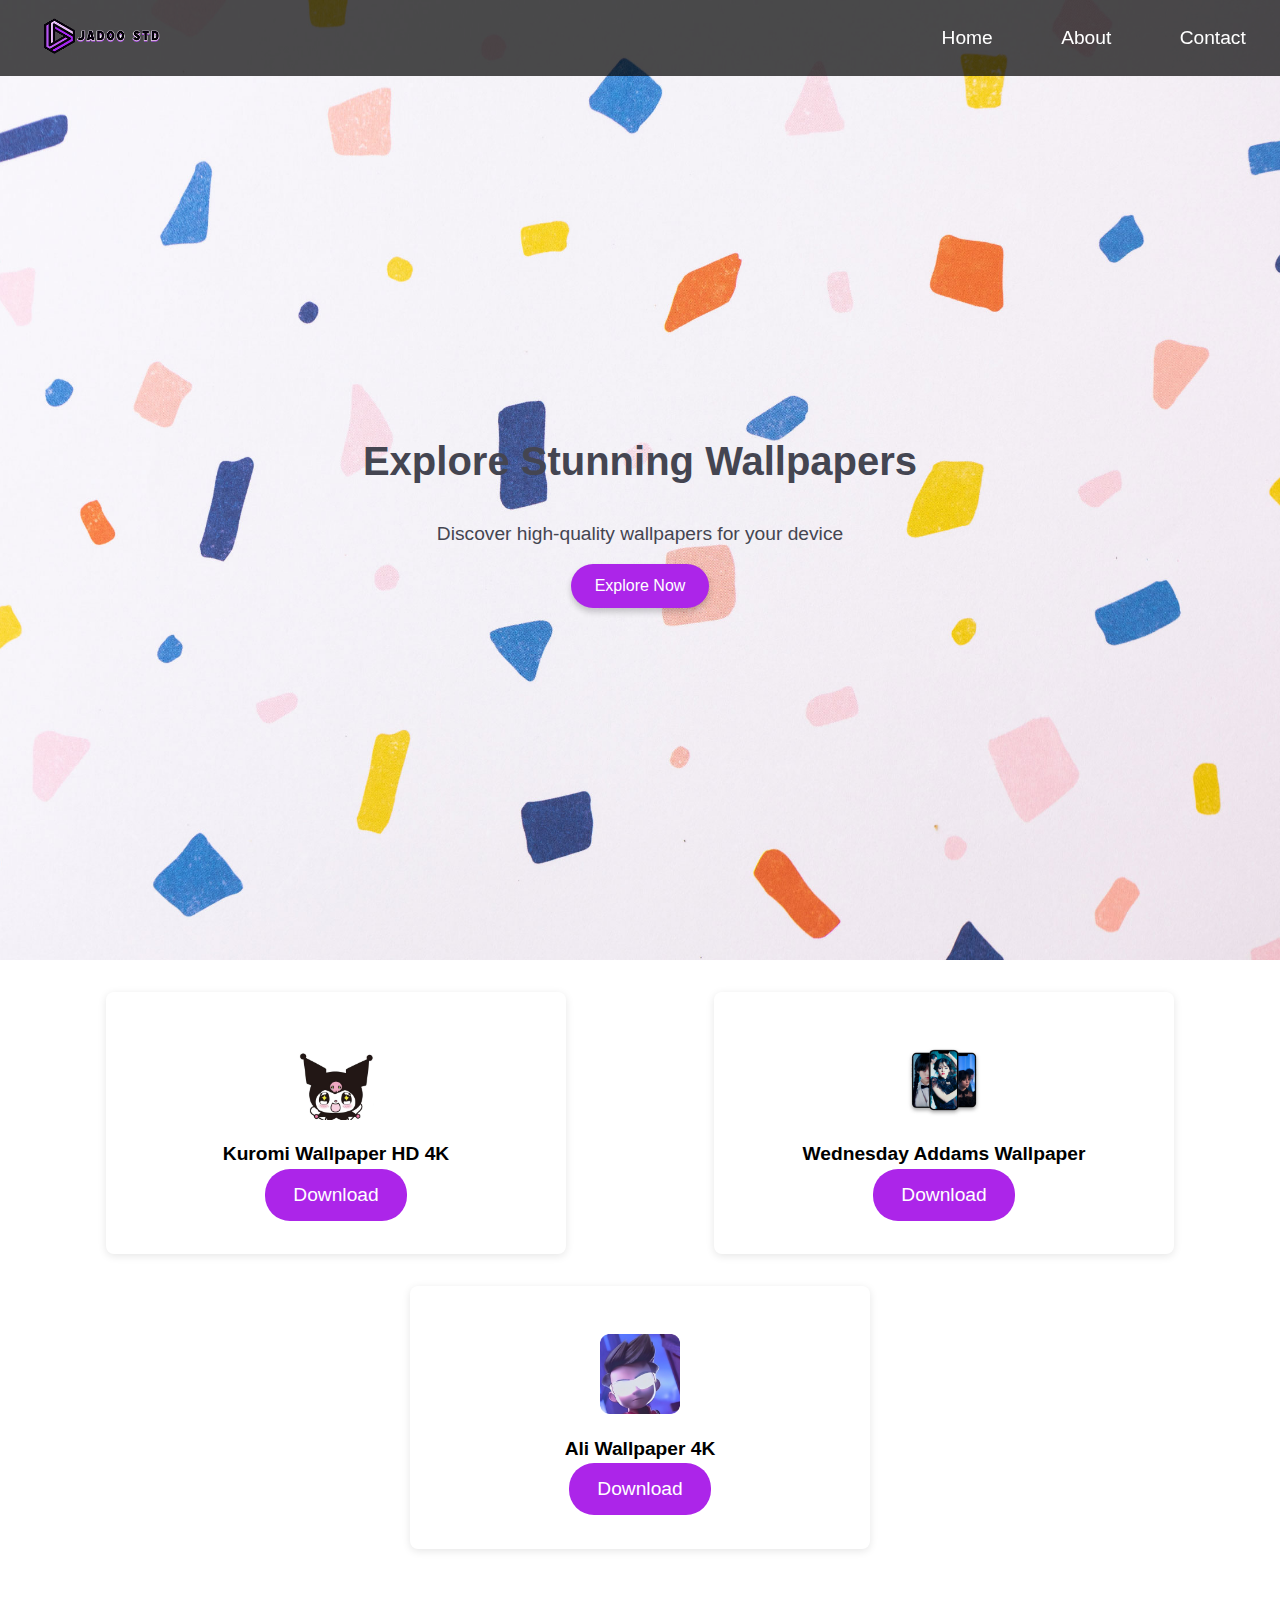
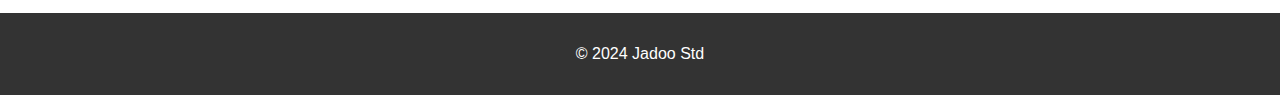
<file: index.html>
<!DOCTYPE html>
<html lang="en">
<head>
    <meta charset="UTF-8">
    <meta name="viewport" content="width=device-width, initial-scale=1.0">
    <title>Jadoo Std - Wallpapers</title>
    <link rel="stylesheet" href="styles.css">
    <meta name="google-site-verification" content="i7OuKPpy7wkiXnXJcEA_TOZveKBKo32iyQG_0rSLE2k" />
</head>
<body>
    <header class="hero">
        <nav>
            <a href="index.html"><img src="logo.png" alt="Jadoo Std Logo" class="logo"></a>
            <div class="menu-toggle" id="menu-toggle">
                <div class="bar"></div>
                <div class="bar"></div>
                <div class="bar"></div>
            </div>
            <ul id="nav-links">
                <li><a href="index.html">Home</a></li>
                <li><a href="about.html">About</a></li>
                <li><a href="contact.html">Contact</a></li>
            </ul>
        </nav>
        
        <h1>Explore Stunning Wallpapers</h1>
        <p>Discover high-quality wallpapers for your device</p>
        <a href="#apps" class="hero-button">Explore Now</a>
    </header>

    <section id="apps" class="app-grid">
        <div class="app-item">
            <img src="kuromi_icon.png" alt="Kuromi Wallpaper">
            <h2>Kuromi Wallpaper HD 4K</h2>
            <a href="kuromi-wallpaper.html" class="download-button">Download</a>
        </div>
        <div class="app-item">
            <img src="wednesday_icon.png" alt="Wednesday Addams Wallpaper">
            <h2>Wednesday Addams Wallpaper</h2>
            <a href="wednesday-wallpaper.html" class="download-button">Download</a>
        </div>
        <div class="app-item">
            <img src="ali_icon.png" alt="Ali Wallpaper 4K">
            <h2>Ali Wallpaper 4K</h2>
            <a href="ali-wallpaper.html" class="download-button">Download</a>
        </div>
    </section>

    <footer>
        <p>&copy; 2024 Jadoo Std</p>
    </footer>

    <script>
        document.getElementById('menu-toggle').onclick = function() {
            document.getElementById('nav-links').classList.toggle('show');
        };
    </script>
</body>
</html>
</file>
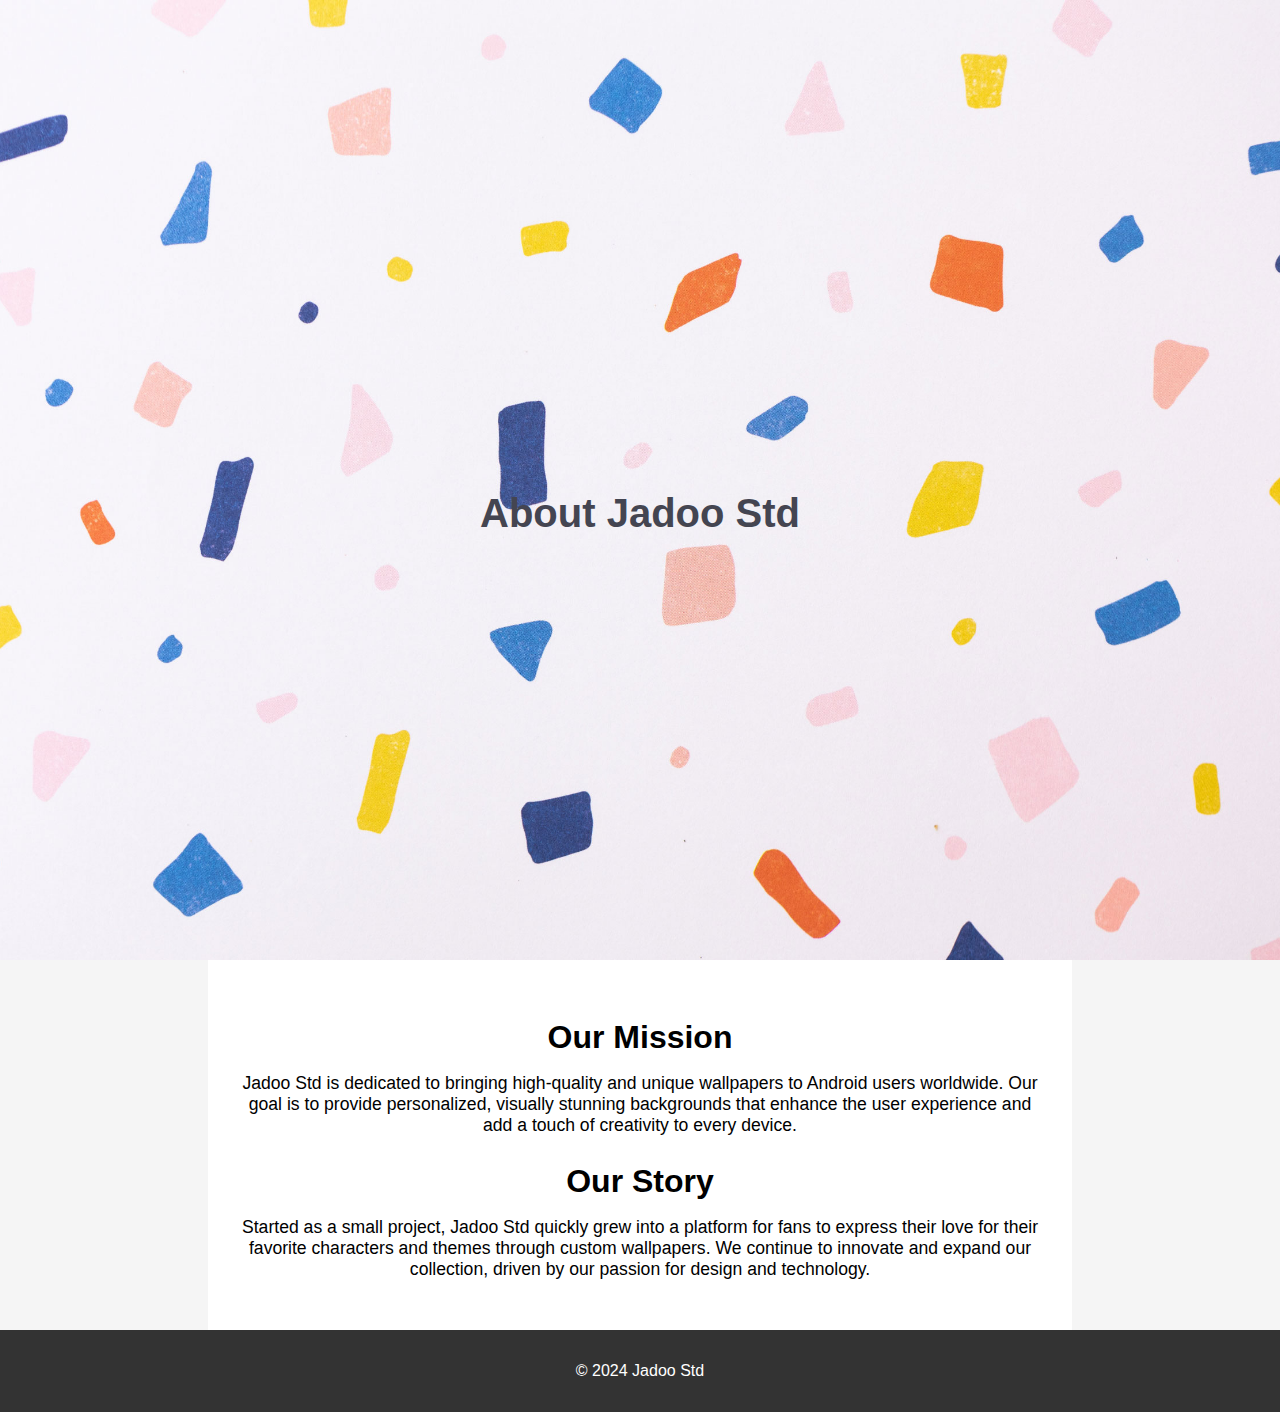
<file: about.html>
<!DOCTYPE html>
<html lang="en">
<head>
    <meta charset="UTF-8">
    <meta name="viewport" content="width=device-width, initial-scale=1.0">
    <title>About Jadoo Std</title>
    <link rel="stylesheet" href="styles.css">
</head>
<body>
    <header class="hero">
        <h1>About Jadoo Std</h1>
    </header>

    <section class="about-section">
        <h2>Our Mission</h2>
        <p>Jadoo Std is dedicated to bringing high-quality and unique wallpapers to Android users worldwide. Our goal is to provide personalized, visually stunning backgrounds that enhance the user experience and add a touch of creativity to every device.</p>
        
        <h2>Our Story</h2>
        <p>Started as a small project, Jadoo Std quickly grew into a platform for fans to express their love for their favorite characters and themes through custom wallpapers. We continue to innovate and expand our collection, driven by our passion for design and technology.</p>
    </section>

    <footer>
        <p>&copy; 2024 Jadoo Std</p>
    </footer>
</body>
</html>
</file>
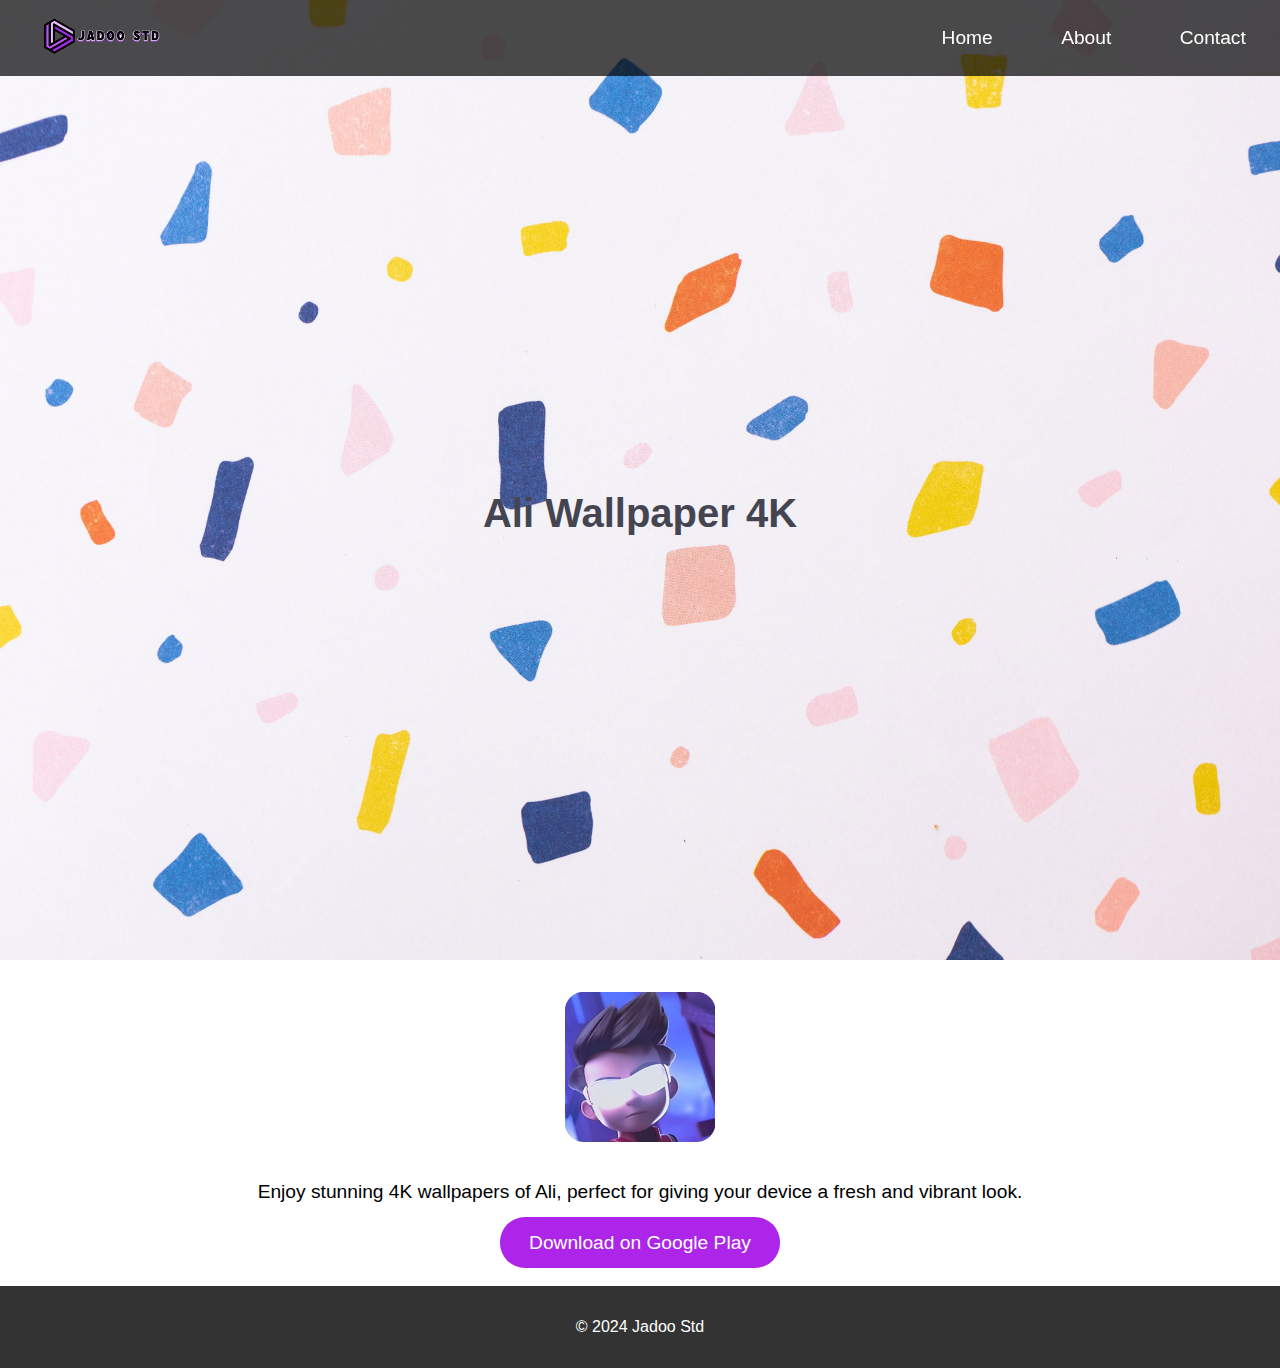
<file: ali-wallpaper.html>
<!DOCTYPE html>
<html lang="en">
<head>
    <meta charset="UTF-8">
    <meta name="viewport" content="width=device-width, initial-scale=1.0">
    <title>Ali Wallpaper 4K - Jadoo Std</title>
    <link rel="stylesheet" href="styles.css">
</head>
<body>

    <header class="hero">
        <nav>
            <a href="index.html"><img src="logo.png" alt="Jadoo Std Logo" class="logo"></a>
            <div class="menu-toggle" id="menu-toggle">
                <div class="bar"></div>
                <div class="bar"></div>
                <div class="bar"></div>
            </div>
            <ul id="nav-links">
                <li><a href="index.html">Home</a></li>
                <li><a href="about.html">About</a></li>
                <li><a href="contact.html">Contact</a></li>
            </ul>
        </nav>
        <h1>Ali Wallpaper 4K</h1>
    </header>

    <section class="app-details">
        <img src="ali_icon.png" alt="Ali Wallpaper 4K">
        <p>Enjoy stunning 4K wallpapers of Ali, perfect for giving your device a fresh and vibrant look.</p>
        <a href="https://play.google.com/store/apps/details?id=com.jadoo.ejen_ali_wallpaper" class="download-button">Download on Google Play</a>
    </section>

    <footer>
        <p>&copy; 2024 Jadoo Std</p>
    </footer>
</body>
</html>
</file>
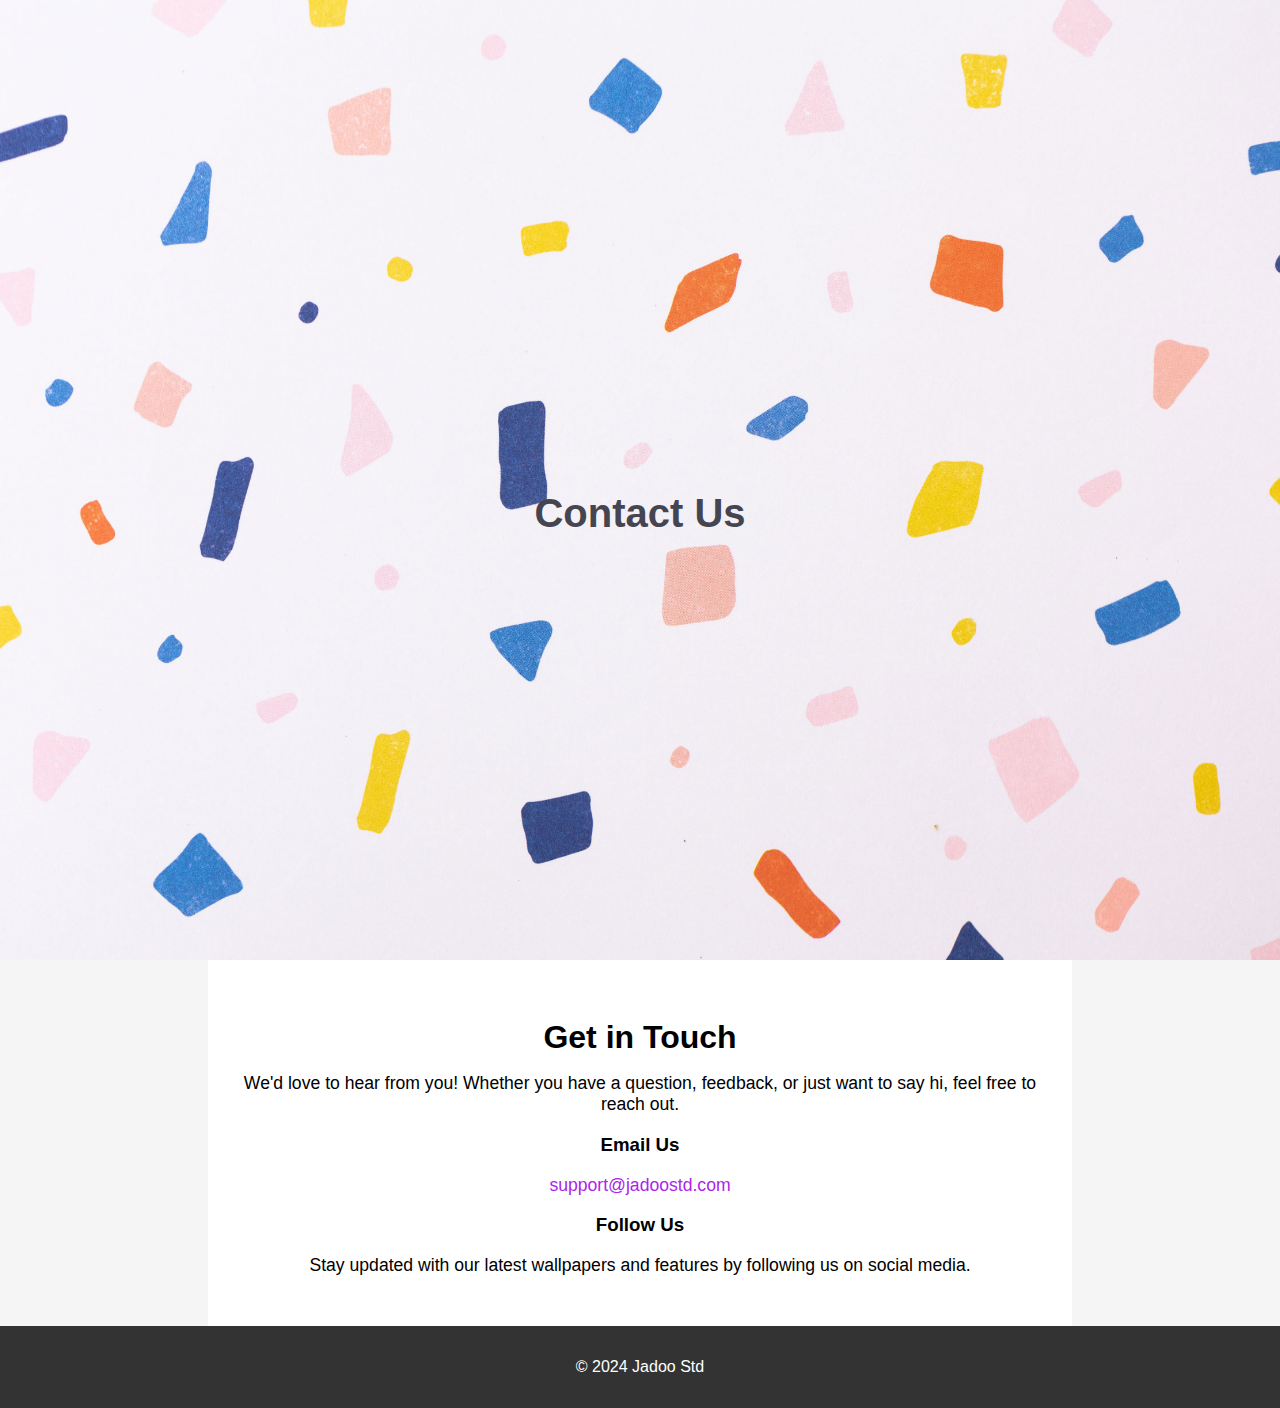
<file: contact.html>
<!DOCTYPE html>
<html lang="en">
<head>
    <meta charset="UTF-8">
    <meta name="viewport" content="width=device-width, initial-scale=1.0">
    <title>Contact Jadoo Std</title>
    <link rel="stylesheet" href="styles.css">
</head>
<body>
    <header class="hero">
        <h1>Contact Us</h1>
    </header>

    <section class="contact-section">
        <h2>Get in Touch</h2>
        <p>We'd love to hear from you! Whether you have a question, feedback, or just want to say hi, feel free to reach out.</p>

        <h3>Email Us</h3>
        <p><a href="mailto:support@jadoostd.com">support@jadoostd.com</a></p>

        <h3>Follow Us</h3>
        <p>Stay updated with our latest wallpapers and features by following us on social media.</p>
        <!-- Add social media links here -->
    </section>

    <footer>
        <p>&copy; 2024 Jadoo Std</p>
    </footer>
</body>
</html>
</file>
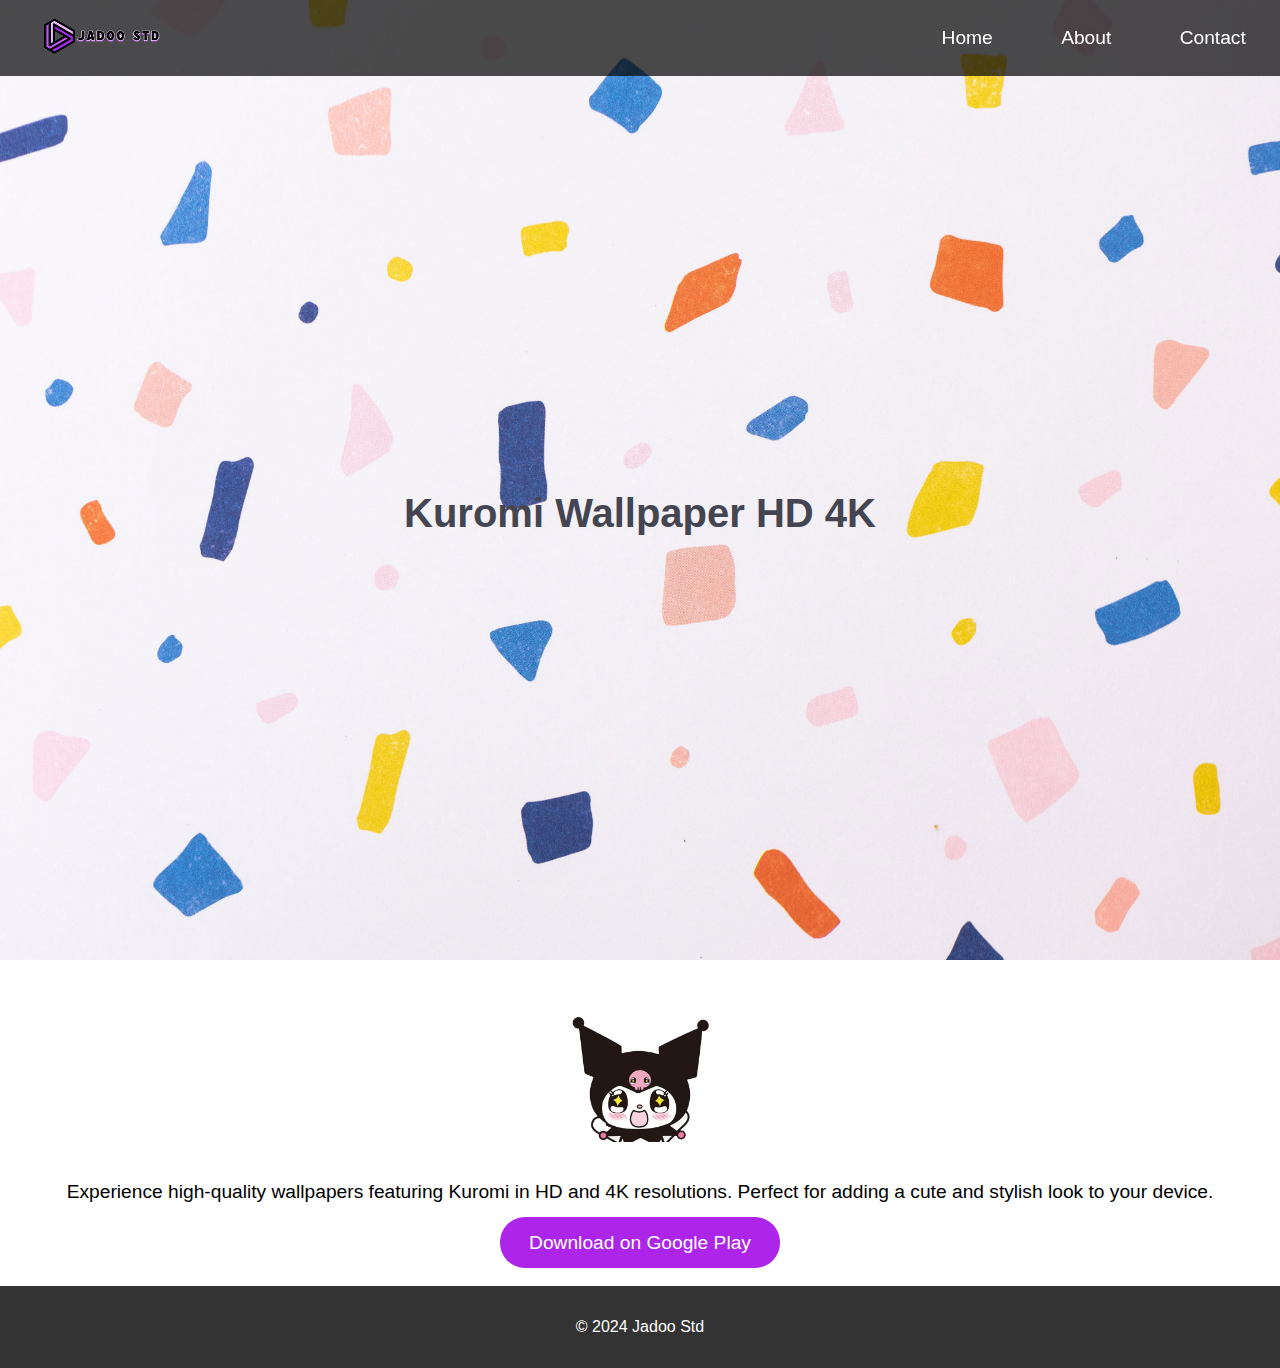
<file: kuromi-wallpaper.html>
<!DOCTYPE html>
<html lang="en">
<head>
    <meta charset="UTF-8">
    <meta name="viewport" content="width=device-width, initial-scale=1.0">
    <title>Kuromi Wallpaper HD 4K - Jadoo Std</title>
    <link rel="stylesheet" href="styles.css">
</head>
<body>
    
    <header class="hero">

        <nav>
            <a href="index.html"><img src="logo.png" alt="Jadoo Std Logo" class="logo"></a>
            <div class="menu-toggle" id="menu-toggle">
                <div class="bar"></div>
                <div class="bar"></div>
                <div class="bar"></div>
            </div>
            <ul id="nav-links">
                <li><a href="index.html">Home</a></li>
                <li><a href="about.html">About</a></li>
                <li><a href="contact.html">Contact</a></li>
            </ul>
        </nav>
        <h1>Kuromi Wallpaper HD 4K</h1>
    </header>

    <section class="app-details">
        <img src="kuromi_icon.png" alt="Kuromi Wallpaper">
        <p>Experience high-quality wallpapers featuring Kuromi in HD and 4K resolutions. Perfect for adding a cute and stylish look to your device.</p>
        <a href="https://play.google.com/store/apps/details?id=com.jadoo.kuromiwallpaper" class="download-button">Download on Google Play</a>
    </section>

    <footer>
        <p>&copy; 2024 Jadoo Std</p>
    </footer>
</body>
</html>
</file>
<file: styles.css>
body {
    margin: 0;
    font-family: 'Roboto', sans-serif;
    background-color: #f5f5f5;
}

header.hero {
    height: 100vh;
    background: url('hero-image.jpg') no-repeat center center/cover;
    color: #444551;
    display: flex;
    flex-direction: column;
    justify-content: center;
    align-items: center;
    text-align: center;
}

header.hero h1 {
    font-size: 2.5em;
    margin-bottom: 0.5em;
}

header.hero p {
    font-size: 1.2em;
    margin-bottom: 1em;
}

.hero-button {
    background-color: #ac25e9;
    padding: 0.8em 1.5em;
    color: white;
    text-decoration: none;
    border-radius: 25px;
    font-size: 1em;
    box-shadow: 0px 4px 6px rgba(0, 0, 0, 0.2);
    transition: background-color 0.3s;
}

.hero-button:hover {
    background-color: #9020c5;
}

section.app-grid {
    display: flex;
    flex-wrap: wrap;
    justify-content: space-around;
    padding: 2em;
    background-color: #ffffff;
}

.app-item {
    background-color: #fff;
    padding: 3em;
    border-radius: 8px;
    box-shadow: 0 2px 8px rgba(0, 0, 0, 0.1);
    text-align: center;
    width: 30%;
    margin-bottom: 2em;
}

.app-item img {
    max-width: 80px; /* Smaller icon size */
    border-radius: 8px;
}

.app-item h2 {
    margin: 1em 0;
    font-size: 1.2em;
}

.download-button {
    background-color: #ac25e9;
    padding: 0.6em 1.2em;
    color: white;
    text-decoration: none;
    border-radius: 25px;
    font-size: 1em;
    transition: background-color 0.3s;
}

.download-button:hover {
    background-color: #ac25e9;
}

footer {
    background-color: #333;
    color: white;
    text-align: center;
    padding: 1em 0;
}

/* Responsive Design */
@media (max-width: 768px) {
    header.hero h1 {
        font-size: 2em;
    }

    header.hero p {
        font-size: 1em;
    }

    .app-item {
        width: 80%; /* Full width on smaller screens */
    }

    .app-item img {
        max-width: 60px; /* Even smaller icons on mobile */
    }

    .download-button {
        padding: 0.5em 1em;
        font-size: 0.9em;
    }
}

.about-section, .contact-section {
    padding: 2em;
    background-color: #ffffff;
    margin: 0 auto;
    max-width: 800px;
    text-align: center;
}

.about-section h2, .contact-section h2 {
    font-size: 2em;
    margin-bottom: 0.5em;
}

.about-section p, .contact-section p {
    font-size: 1.1em;
    margin-bottom: 1em;
}

.contact-section a {
    color: #ac25e9;
    text-decoration: none;
}

.contact-section a:hover {
    text-decoration: underline;
}

/* Navigation Bar */
nav {
    background-color: rgba(0, 0, 0, 0.7); /* Semi-transparent background */
    padding: 1em 0;
    position: fixed;
    width: 100%;
    top: 0;
    left: 0;
    z-index: 1000;
    text-align: center;
}

nav ul {
    list-style: none;
    margin: 0;
    padding: 0;
    display: flex;
    justify-content: center;
}

nav ul li {
    margin: 0 15px;
}

nav ul li a {
    color: white;
    text-decoration: none;
    font-size: 1.2em;
    padding: 0.5em 1em;
    border-radius: 5px;
    transition: background-color 0.3s, color 0.3s;
}

nav ul li a:hover {
    background-color: #ac25e9; /* Highlight on hover */
    color: white;
}

/* Adjusting for hero section */
.hero {
    padding-top: 60px; /* Offset to account for fixed navbar */
}

/* Logo Styling */
nav ul li a img.logo {
    height: 40px; /* Adjust height as needed */
    vertical-align: middle;
    margin-right: 10px;
}
/* App Details Section */
.app-details {
    text-align: center;
    padding: 2em;
    background-color: #ffffff;
}

.app-details img {
    max-width: 150px;
    border-radius: 8px;
    margin-bottom: 1em;
}

.app-details p {
    font-size: 1.2em;
    margin-bottom: 1.5em;
}

.download-button {
    background-color: #ac25e9;
    padding: 0.8em 1.5em;
    color: white;
    text-decoration: none;
    border-radius: 25px;
    font-size: 1.2em;
    transition: background-color 0.3s;
}

.download-button:hover {
    background-color: #831db2;
}
/* Base Navigation Styling */
nav {
    background-color: rgba(0, 0, 0, 0.7);
    padding: 1em 0;
    position: fixed;
    width: 100%;
    top: 0;
    left: 0;
    z-index: 1000;
    display: flex;
    justify-content: space-between;
    align-items: center;
    text-align: center;
}

nav .logo {
    height: 40px; /* Adjust size as needed */
    margin-left: 42px;
}

nav ul {
    list-style: none;
    margin: 0;
    padding: 0;
    display: flex;
    justify-content: center;
    flex-wrap: wrap;
}

nav ul li {
    margin: 0 15px;
}

nav ul li a {
    color: white;
    text-decoration: none;
    font-size: 1.2em;
    padding: 0.5em 1em;
    border-radius: 5px;
    transition: background-color 0.3s, color 0.3s;
}

nav ul li a:hover {
    background-color: #ac25e9;
    color: white;
}

/* Menu Toggle Button */
.menu-toggle {
    display: none;
    cursor: pointer;
}

.menu-toggle .bar {
    width: 25px;
    height: 3px;
    background-color: white;
    margin: 5px 0;
    transition: 0.4s;
}

/* Responsive Styling */
@media (max-width: 768px) {
    .menu-toggle {
        display: block;
        position: absolute;
        top: 20px;
        right: 20px;
    }

    nav ul {
        display: none; /* Hide menu by default */
        flex-direction: column;
        width: 100%;
        background-color: rgba(0, 0, 0, 0.9);
        position: absolute;
        top: 60px;
        left: 0;
    }

    nav ul.show {
        display: flex; /* Show menu when toggled */
    }

    nav ul li {
        margin: 10px 0; /* Space out menu items vertically */
    }

    nav ul li a {
        font-size: 1.5em; /* Increase font size for mobile */
    }
}
</file>
